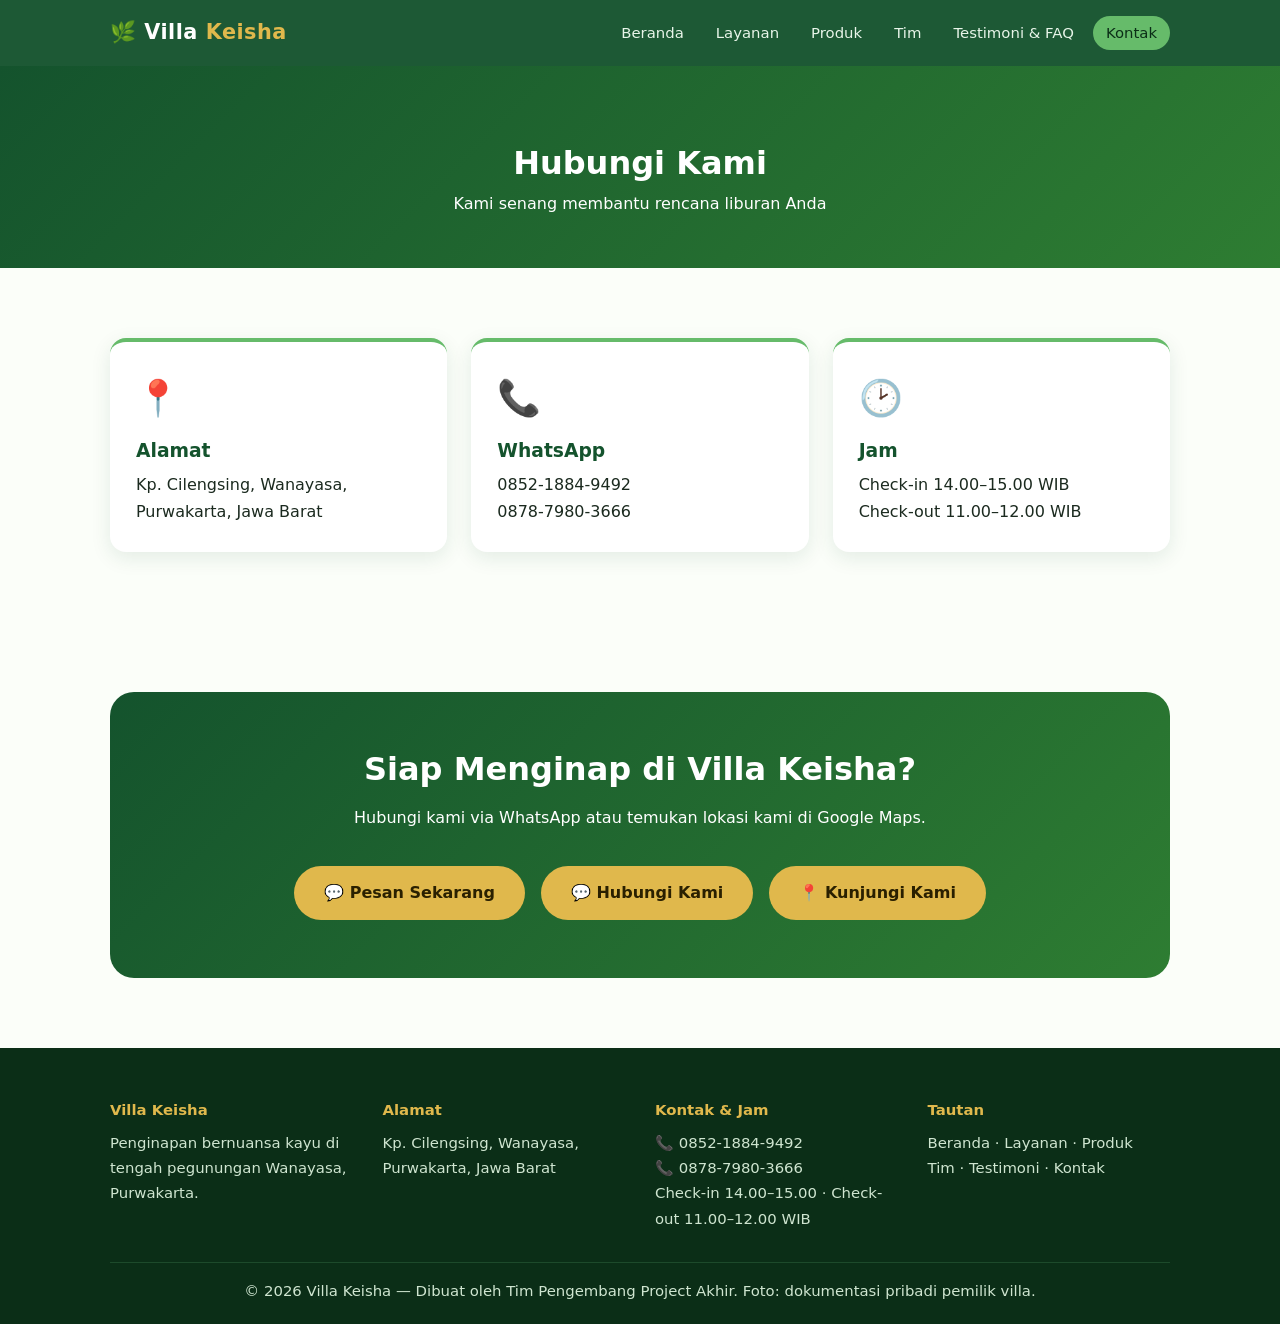
<file: kontak.html>
<!DOCTYPE html><html lang="id"><head><meta charset="utf-8"><meta name="viewport" content="width=device-width,initial-scale=1"><title>Kontak | Villa Keisha</title><link rel="stylesheet" href="style.css"></head><body>
<header><div class="wrap nav"><a class="logo" href="index.html">🌿 Villa <span>Keisha</span></a><button class="burger" aria-label="Menu">☰</button><nav><ul><li><a href="index.html">Beranda</a></li><li><a href="layanan.html">Layanan</a></li><li><a href="produk.html">Produk</a></li><li><a href="tim.html">Tim</a></li><li><a href="testimoni.html">Testimoni & FAQ</a></li><li><a href="kontak.html" class=on>Kontak</a></li></ul></nav></div></header>
<div class="pagehead"><h1>Hubungi Kami</h1><p>Kami senang membantu rencana liburan Anda</p></div><section><div class="wrap"><div class="grid"><div class="card rv"><div class="ic">📍</div><h3>Alamat</h3><p>Kp. Cilengsing, Wanayasa, Purwakarta, Jawa Barat</p></div><div class="card rv"><div class="ic">📞</div><h3>WhatsApp</h3><p><a href="https://wa.me/6285218849492">0852-1884-9492</a><br><a href="https://wa.me/6287879803666">0878-7980-3666</a></p></div><div class="card rv"><div class="ic">🕑</div><h3>Jam</h3><p>Check-in 14.00–15.00 WIB<br>Check-out 11.00–12.00 WIB</p></div></div></div></section><section><div class="wrap rv"><div class="cta"><h2>Siap Menginap di Villa Keisha?</h2><p>Hubungi kami via WhatsApp atau temukan lokasi kami di Google Maps.</p><br>
<a class="btn" href="https://wa.me/6285218849492">💬 Pesan Sekarang</a><a class="btn" href="https://wa.me/6287879803666">💬 Hubungi Kami</a><a class="btn" href="https://www.google.com/maps/search/Villa+Keisha+Wanayasa+Purwakarta" target="_blank">📍 Kunjungi Kami</a></div></div></section><footer><div class="wrap"><div class="fg">
<div><h4>Villa Keisha</h4><p>Penginapan bernuansa kayu di tengah pegunungan Wanayasa, Purwakarta.</p></div>
<div><h4>Alamat</h4><p>Kp. Cilengsing, Wanayasa,<br>Purwakarta, Jawa Barat</p></div>
<div><h4>Kontak &amp; Jam</h4><p>📞 <a href="https://wa.me/6285218849492">0852-1884-9492</a><br>📞 <a href="https://wa.me/6287879803666">0878-7980-3666</a><br>Check-in 14.00–15.00 · Check-out 11.00–12.00 WIB</p></div>
<div><h4>Tautan</h4><p><a href="index.html">Beranda</a> · <a href="layanan.html">Layanan</a> · <a href="produk.html">Produk</a><br><a href="tim.html">Tim</a> · <a href="testimoni.html">Testimoni</a> · <a href="kontak.html">Kontak</a></p></div>
</div><p class="copy">© 2026 Villa Keisha — Dibuat oleh Tim Pengembang Project Akhir. Foto: dokumentasi pribadi pemilik villa.</p></div></footer><script src="script.js"></script></body></html>
</file>
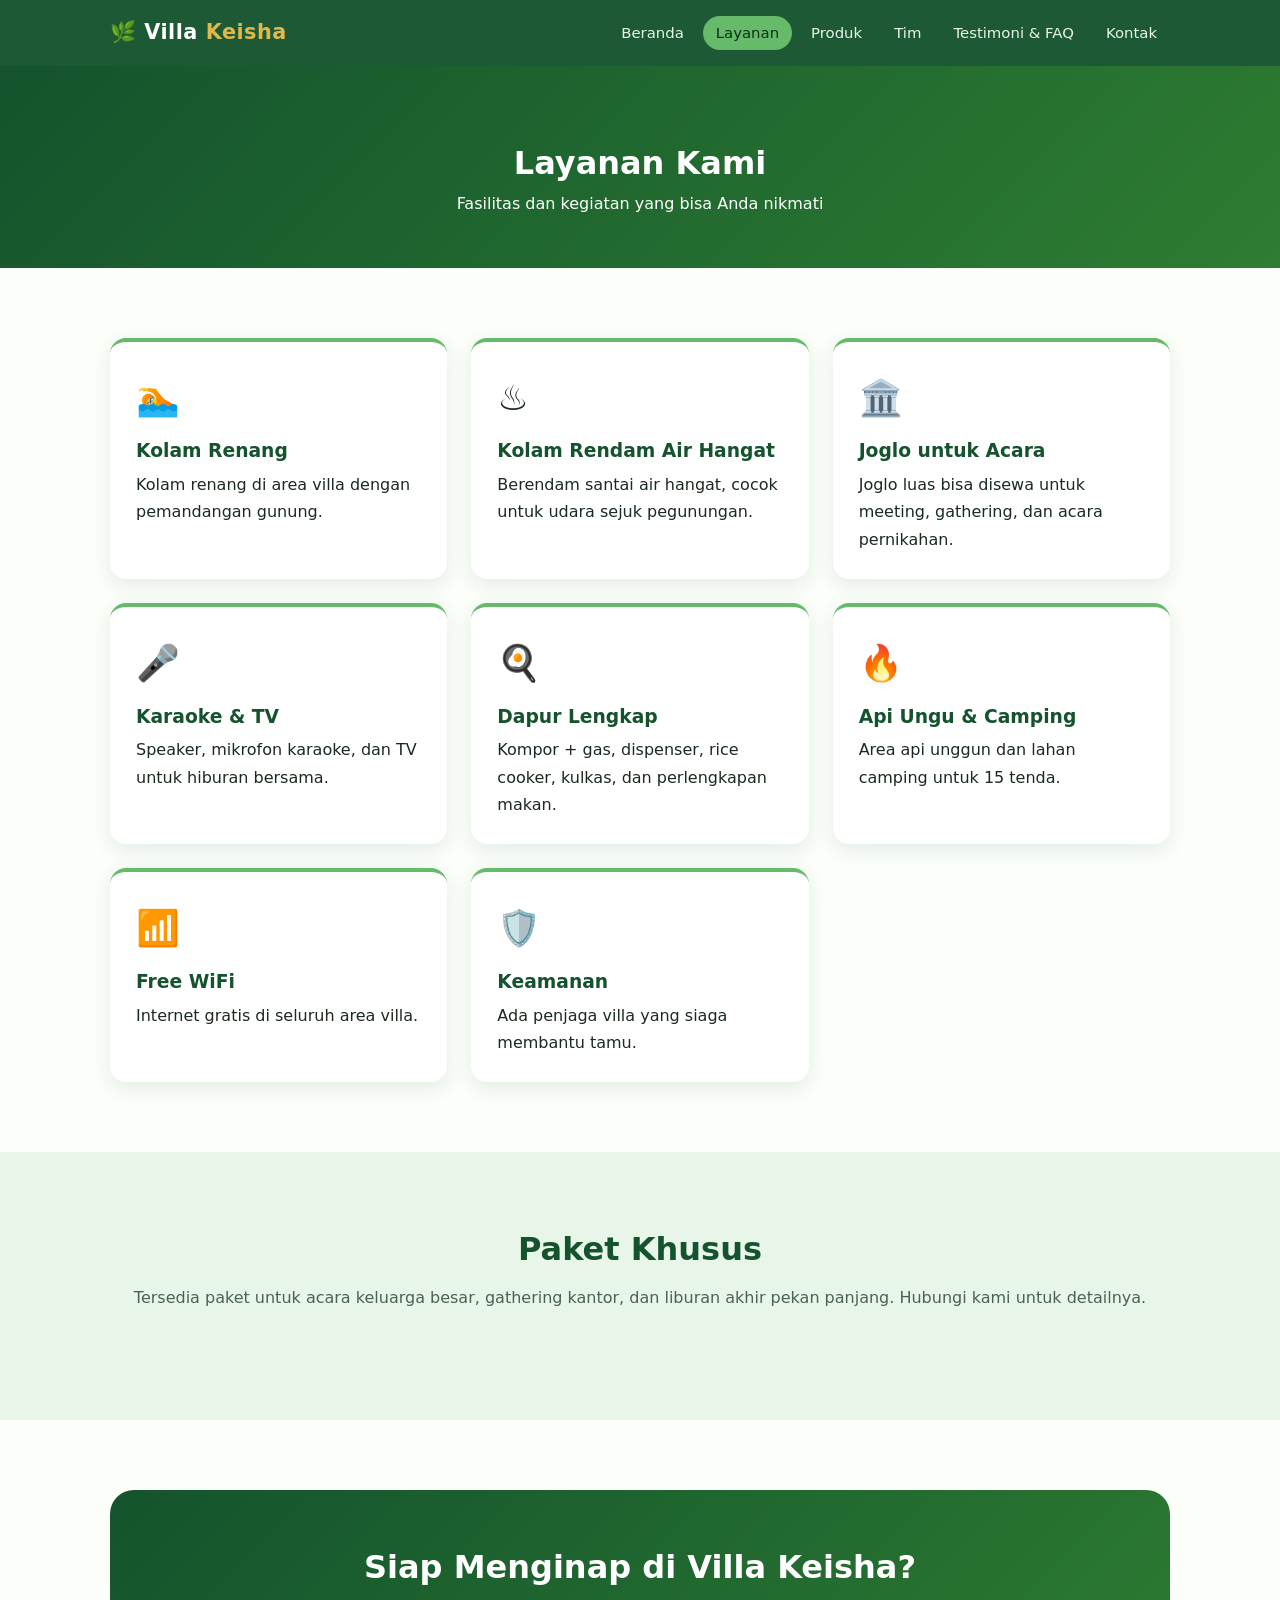
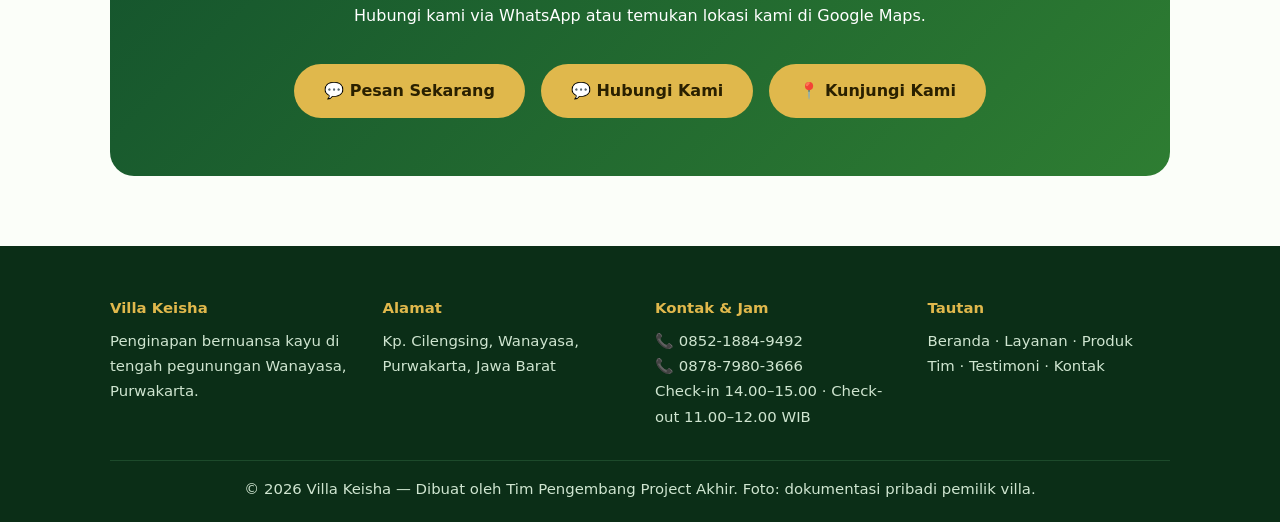
<file: layanan.html>
<!DOCTYPE html><html lang="id"><head><meta charset="utf-8"><meta name="viewport" content="width=device-width,initial-scale=1"><title>Layanan | Villa Keisha</title><link rel="stylesheet" href="style.css"></head><body>
<header><div class="wrap nav"><a class="logo" href="index.html">🌿 Villa <span>Keisha</span></a><button class="burger" aria-label="Menu">☰</button><nav><ul><li><a href="index.html">Beranda</a></li><li><a href="layanan.html" class=on>Layanan</a></li><li><a href="produk.html">Produk</a></li><li><a href="tim.html">Tim</a></li><li><a href="testimoni.html">Testimoni & FAQ</a></li><li><a href="kontak.html">Kontak</a></li></ul></nav></div></header>
<div class="pagehead"><h1>Layanan Kami</h1><p>Fasilitas dan kegiatan yang bisa Anda nikmati</p></div><section><div class="wrap"><div class="grid"><div class="card rv"><div class="ic">🏊</div><h3>Kolam Renang</h3><p>Kolam renang di area villa dengan pemandangan gunung.</p></div><div class="card rv"><div class="ic">♨️</div><h3>Kolam Rendam Air Hangat</h3><p>Berendam santai air hangat, cocok untuk udara sejuk pegunungan.</p></div><div class="card rv"><div class="ic">🏛️</div><h3>Joglo untuk Acara</h3><p>Joglo luas bisa disewa untuk meeting, gathering, dan acara pernikahan.</p></div><div class="card rv"><div class="ic">🎤</div><h3>Karaoke & TV</h3><p>Speaker, mikrofon karaoke, dan TV untuk hiburan bersama.</p></div><div class="card rv"><div class="ic">🍳</div><h3>Dapur Lengkap</h3><p>Kompor + gas, dispenser, rice cooker, kulkas, dan perlengkapan makan.</p></div><div class="card rv"><div class="ic">🔥</div><h3>Api Ungu & Camping</h3><p>Area api unggun dan lahan camping untuk 15 tenda.</p></div><div class="card rv"><div class="ic">📶</div><h3>Free WiFi</h3><p>Internet gratis di seluruh area villa.</p></div><div class="card rv"><div class="ic">🛡️</div><h3>Keamanan</h3><p>Ada penjaga villa yang siaga membantu tamu.</p></div></div></div></section><section class="alt-bg"><div class="wrap rv"><h2>Paket Khusus</h2><p class="sub">Tersedia paket untuk acara keluarga besar, gathering kantor, dan liburan akhir pekan panjang. Hubungi kami untuk detailnya.</p></div></section><section><div class="wrap rv"><div class="cta"><h2>Siap Menginap di Villa Keisha?</h2><p>Hubungi kami via WhatsApp atau temukan lokasi kami di Google Maps.</p><br>
<a class="btn" href="https://wa.me/6285218849492">💬 Pesan Sekarang</a><a class="btn" href="https://wa.me/6287879803666">💬 Hubungi Kami</a><a class="btn" href="https://www.google.com/maps/search/Villa+Keisha+Wanayasa+Purwakarta" target="_blank">📍 Kunjungi Kami</a></div></div></section><footer><div class="wrap"><div class="fg">
<div><h4>Villa Keisha</h4><p>Penginapan bernuansa kayu di tengah pegunungan Wanayasa, Purwakarta.</p></div>
<div><h4>Alamat</h4><p>Kp. Cilengsing, Wanayasa,<br>Purwakarta, Jawa Barat</p></div>
<div><h4>Kontak &amp; Jam</h4><p>📞 <a href="https://wa.me/6285218849492">0852-1884-9492</a><br>📞 <a href="https://wa.me/6287879803666">0878-7980-3666</a><br>Check-in 14.00–15.00 · Check-out 11.00–12.00 WIB</p></div>
<div><h4>Tautan</h4><p><a href="index.html">Beranda</a> · <a href="layanan.html">Layanan</a> · <a href="produk.html">Produk</a><br><a href="tim.html">Tim</a> · <a href="testimoni.html">Testimoni</a> · <a href="kontak.html">Kontak</a></p></div>
</div><p class="copy">© 2026 Villa Keisha — Dibuat oleh Tim Pengembang Project Akhir. Foto: dokumentasi pribadi pemilik villa.</p></div></footer><script src="script.js"></script></body></html>
</file>
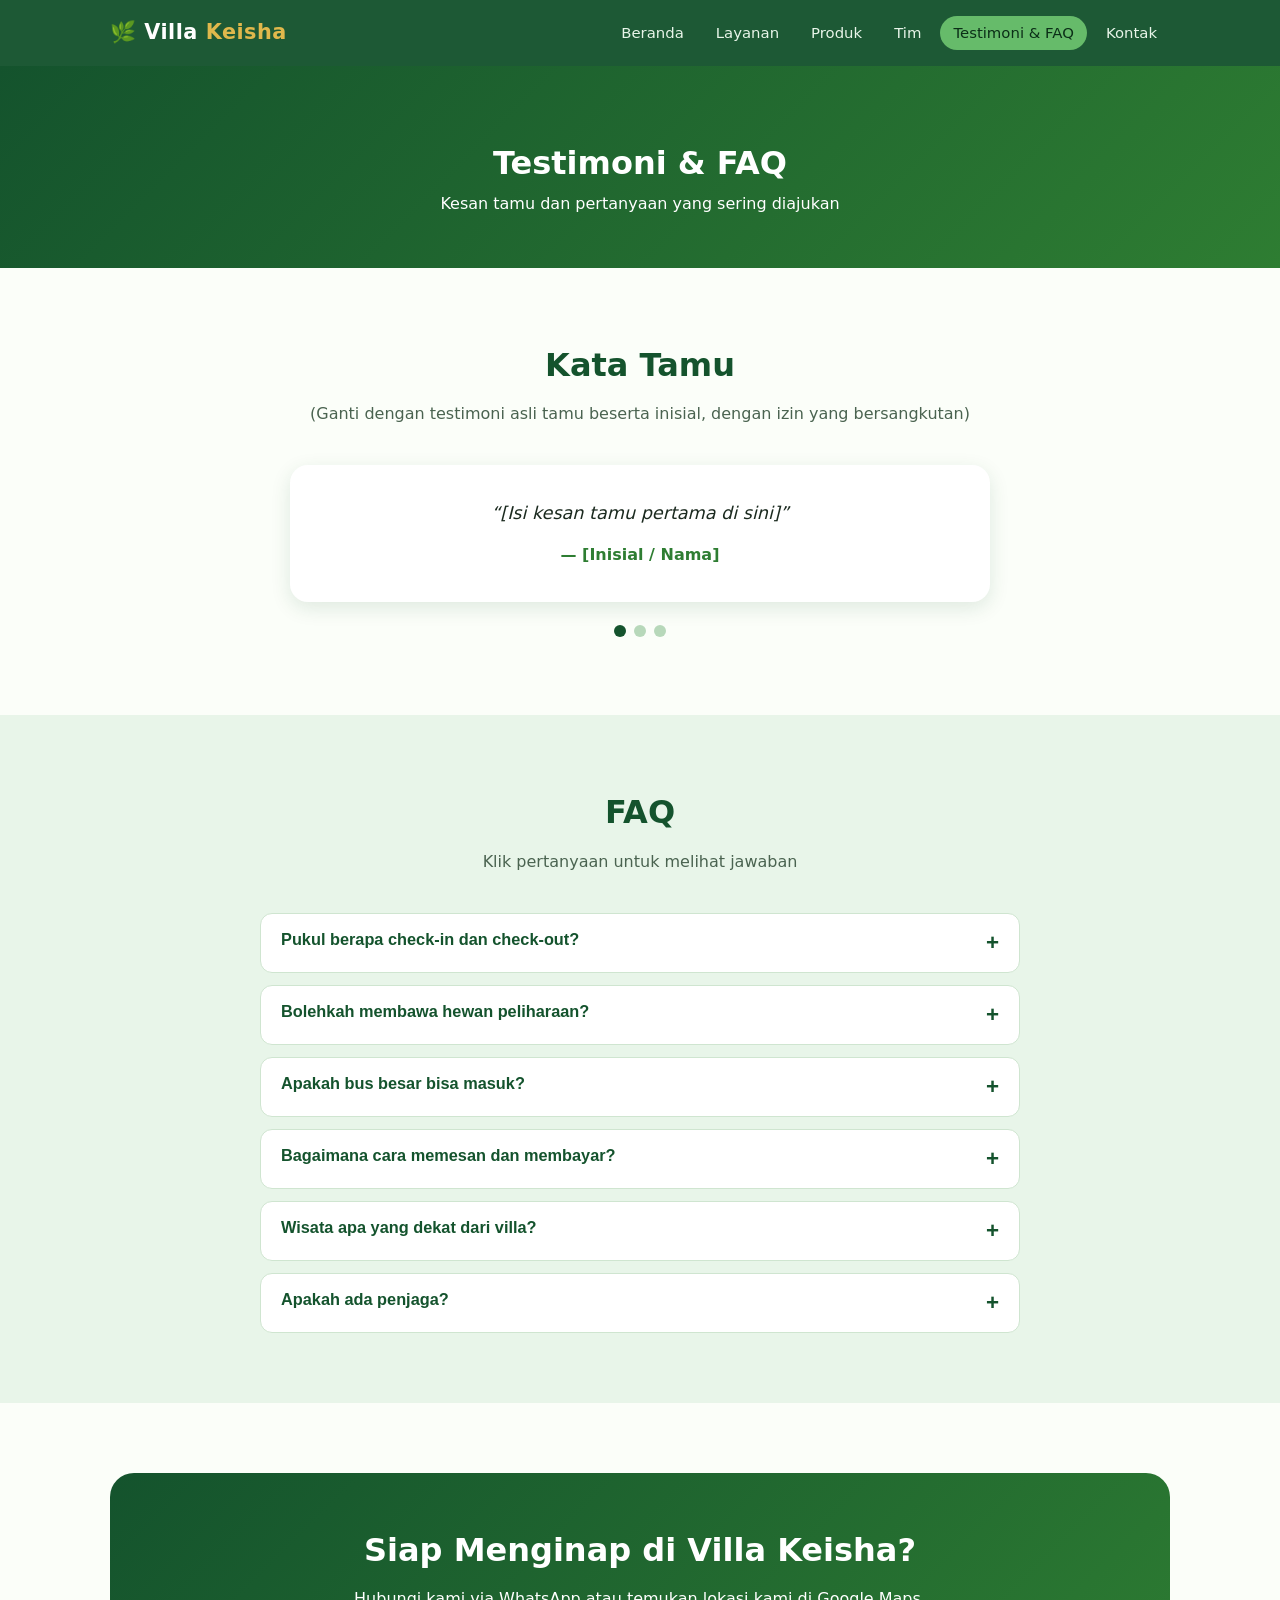
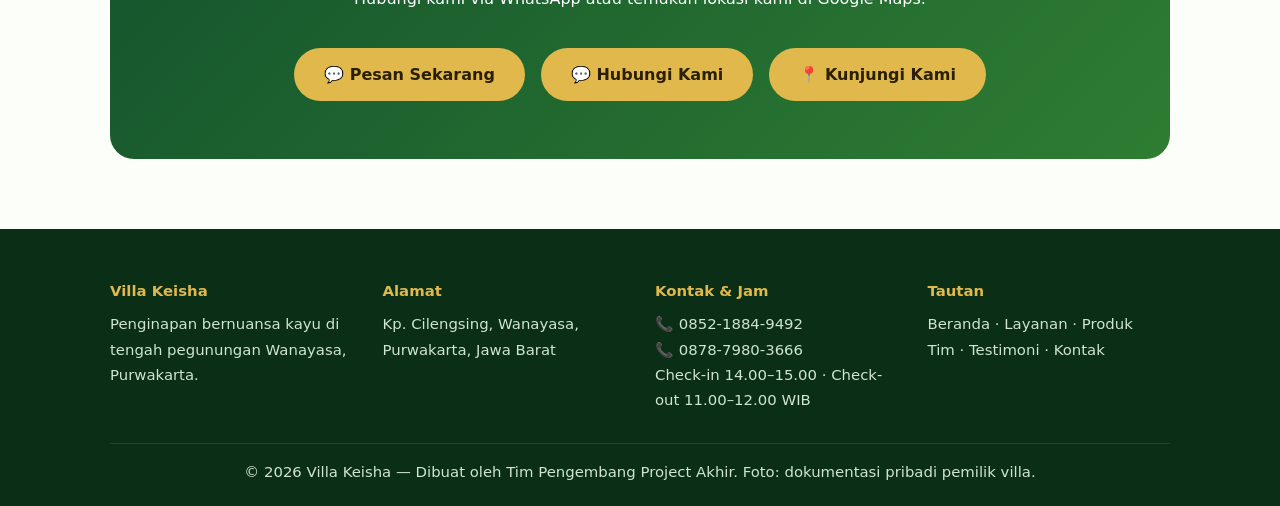
<file: testimoni.html>
<!DOCTYPE html><html lang="id"><head><meta charset="utf-8"><meta name="viewport" content="width=device-width,initial-scale=1"><title>Testimoni & FAQ | Villa Keisha</title><link rel="stylesheet" href="style.css"></head><body>
<header><div class="wrap nav"><a class="logo" href="index.html">🌿 Villa <span>Keisha</span></a><button class="burger" aria-label="Menu">☰</button><nav><ul><li><a href="index.html">Beranda</a></li><li><a href="layanan.html">Layanan</a></li><li><a href="produk.html">Produk</a></li><li><a href="tim.html">Tim</a></li><li><a href="testimoni.html" class=on>Testimoni & FAQ</a></li><li><a href="kontak.html">Kontak</a></li></ul></nav></div></header>
<div class="pagehead"><h1>Testimoni &amp; FAQ</h1><p>Kesan tamu dan pertanyaan yang sering diajukan</p></div><section><div class="wrap"><h2>Kata Tamu</h2><p class="sub">(Ganti dengan testimoni asli tamu beserta inisial, dengan izin yang bersangkutan)</p><div class="slider rv">
<div class="slide"><p>“[Isi kesan tamu pertama di sini]”</p><b>— [Inisial / Nama]</b></div><div class="slide"><p>“[Isi kesan tamu kedua di sini]”</p><b>— [Inisial / Nama]</b></div><div class="slide"><p>“[Isi kesan tamu ketiga di sini]”</p><b>— [Inisial / Nama]</b></div><div class="dots"></div></div></div></section>
<section class="alt-bg"><div class="wrap"><h2>FAQ</h2><p class="sub">Klik pertanyaan untuk melihat jawaban</p><div class="faq rv"><button class="q">Pukul berapa check-in dan check-out?</button><div class="a"><p>Check-in pukul 14.00–15.00 WIB dan check-out pukul 11.00–12.00 WIB.</p></div><button class="q">Bolehkah membawa hewan peliharaan?</button><div class="a"><p>Mohon maaf, hewan peliharaan tidak diperbolehkan.</p></div><button class="q">Apakah bus besar bisa masuk?</button><div class="a"><p>Belum bisa. Jalan hanya muat satu mobil kecil, namun motor dan mobil pribadi bisa. Parkiran muat sekitar 20 mobil.</p></div><button class="q">Bagaimana cara memesan dan membayar?</button><div class="a"><p>Pesan lewat WhatsApp atau Google Maps, pembayaran dengan transfer.</p></div><button class="q">Wisata apa yang dekat dari villa?</button><div class="a"><p>Curug Cipurut berjarak sekitar 2 km dari villa.</p></div><button class="q">Apakah ada penjaga?</button><div class="a"><p>Ya, ada satu penjaga villa yang siap membantu tamu.</p></div></div></div></section><section><div class="wrap rv"><div class="cta"><h2>Siap Menginap di Villa Keisha?</h2><p>Hubungi kami via WhatsApp atau temukan lokasi kami di Google Maps.</p><br>
<a class="btn" href="https://wa.me/6285218849492">💬 Pesan Sekarang</a><a class="btn" href="https://wa.me/6287879803666">💬 Hubungi Kami</a><a class="btn" href="https://www.google.com/maps/search/Villa+Keisha+Wanayasa+Purwakarta" target="_blank">📍 Kunjungi Kami</a></div></div></section><footer><div class="wrap"><div class="fg">
<div><h4>Villa Keisha</h4><p>Penginapan bernuansa kayu di tengah pegunungan Wanayasa, Purwakarta.</p></div>
<div><h4>Alamat</h4><p>Kp. Cilengsing, Wanayasa,<br>Purwakarta, Jawa Barat</p></div>
<div><h4>Kontak &amp; Jam</h4><p>📞 <a href="https://wa.me/6285218849492">0852-1884-9492</a><br>📞 <a href="https://wa.me/6287879803666">0878-7980-3666</a><br>Check-in 14.00–15.00 · Check-out 11.00–12.00 WIB</p></div>
<div><h4>Tautan</h4><p><a href="index.html">Beranda</a> · <a href="layanan.html">Layanan</a> · <a href="produk.html">Produk</a><br><a href="tim.html">Tim</a> · <a href="testimoni.html">Testimoni</a> · <a href="kontak.html">Kontak</a></p></div>
</div><p class="copy">© 2026 Villa Keisha — Dibuat oleh Tim Pengembang Project Akhir. Foto: dokumentasi pribadi pemilik villa.</p></div></footer><script src="script.js"></script></body></html>
</file>
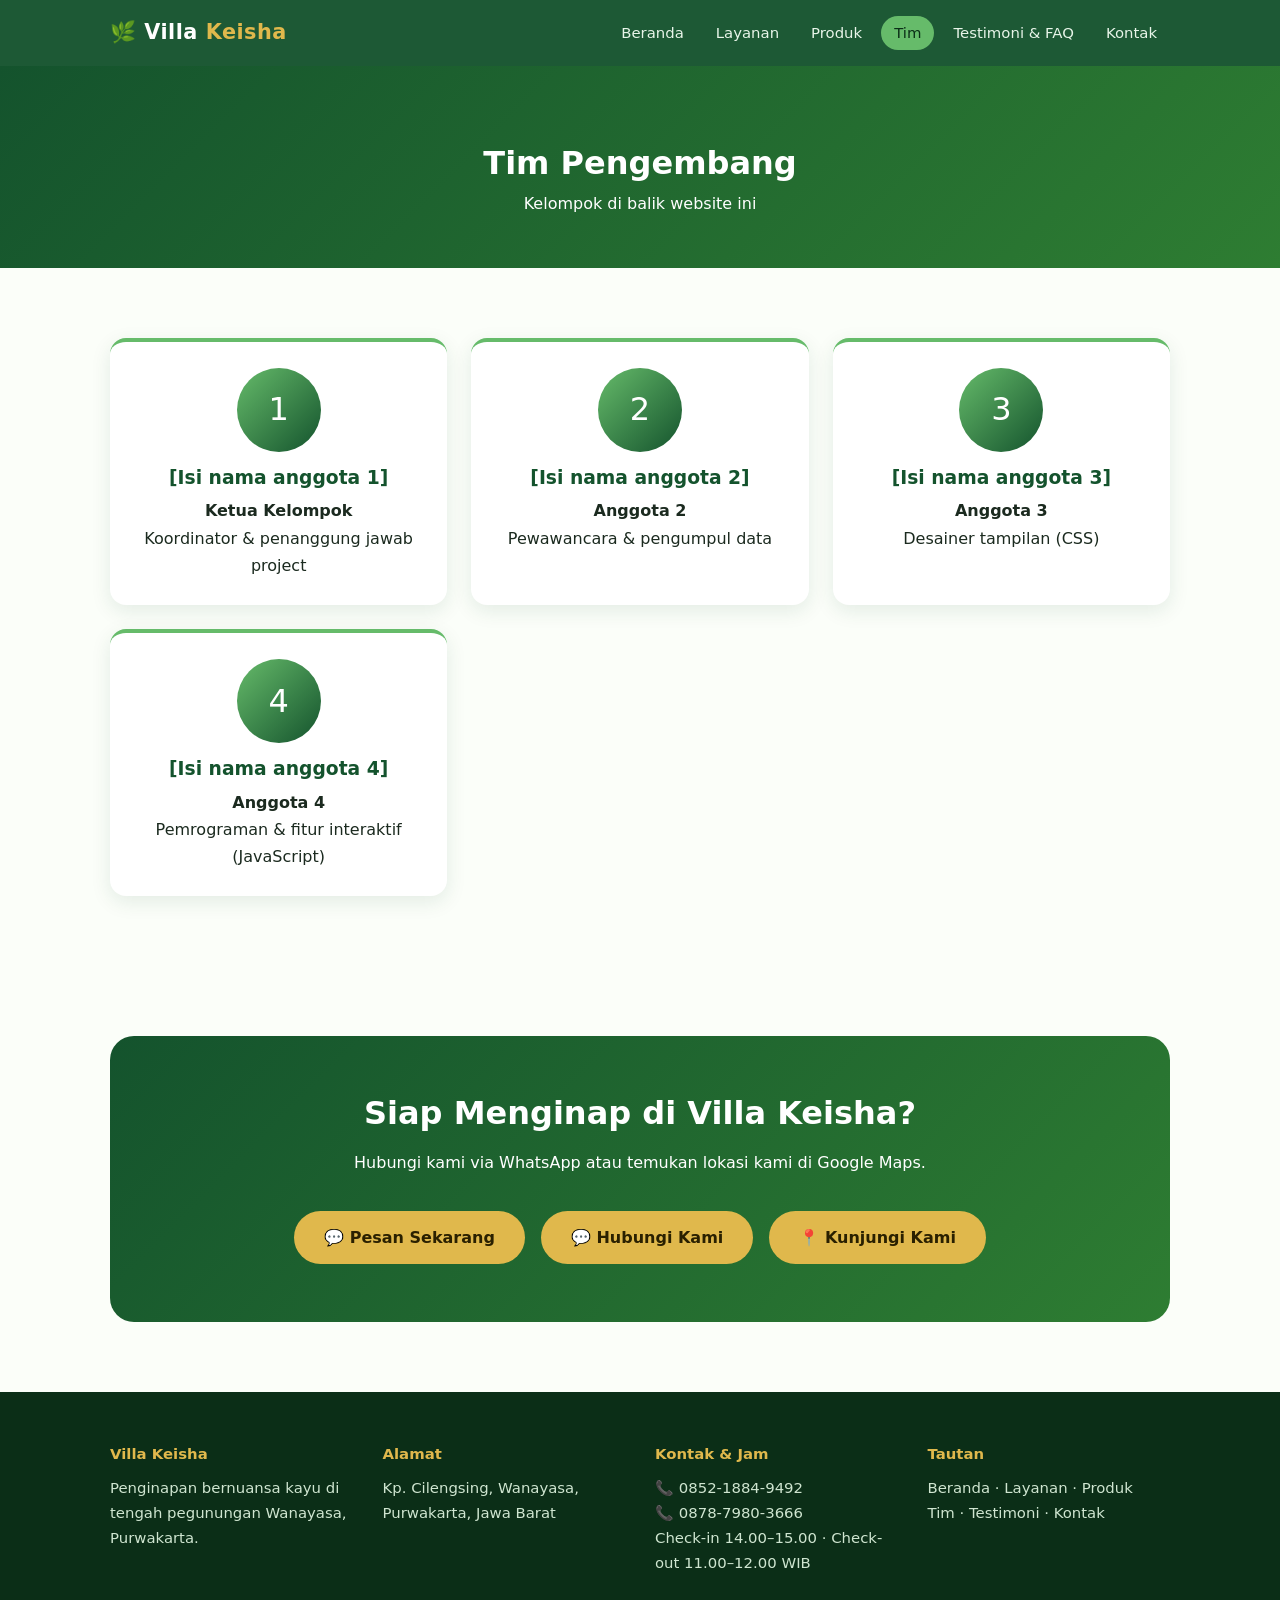
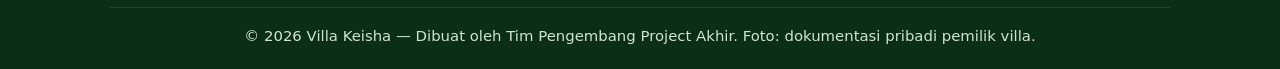
<file: tim.html>
<!DOCTYPE html><html lang="id"><head><meta charset="utf-8"><meta name="viewport" content="width=device-width,initial-scale=1"><title>Tim | Villa Keisha</title><link rel="stylesheet" href="style.css"></head><body>
<header><div class="wrap nav"><a class="logo" href="index.html">🌿 Villa <span>Keisha</span></a><button class="burger" aria-label="Menu">☰</button><nav><ul><li><a href="index.html">Beranda</a></li><li><a href="layanan.html">Layanan</a></li><li><a href="produk.html">Produk</a></li><li><a href="tim.html" class=on>Tim</a></li><li><a href="testimoni.html">Testimoni & FAQ</a></li><li><a href="kontak.html">Kontak</a></li></ul></nav></div></header>
<div class="pagehead"><h1>Tim Pengembang</h1><p>Kelompok di balik website ini</p></div><section><div class="wrap"><div class="grid"><div class="card team rv"><div class="av">1</div><h3>[Isi nama anggota 1]</h3><p><b>Ketua Kelompok</b></p><p>Koordinator &amp; penanggung jawab project</p></div><div class="card team rv"><div class="av">2</div><h3>[Isi nama anggota 2]</h3><p><b>Anggota 2</b></p><p>Pewawancara &amp; pengumpul data</p></div><div class="card team rv"><div class="av">3</div><h3>[Isi nama anggota 3]</h3><p><b>Anggota 3</b></p><p>Desainer tampilan (CSS)</p></div><div class="card team rv"><div class="av">4</div><h3>[Isi nama anggota 4]</h3><p><b>Anggota 4</b></p><p>Pemrograman &amp; fitur interaktif (JavaScript)</p></div></div></div></section><section><div class="wrap rv"><div class="cta"><h2>Siap Menginap di Villa Keisha?</h2><p>Hubungi kami via WhatsApp atau temukan lokasi kami di Google Maps.</p><br>
<a class="btn" href="https://wa.me/6285218849492">💬 Pesan Sekarang</a><a class="btn" href="https://wa.me/6287879803666">💬 Hubungi Kami</a><a class="btn" href="https://www.google.com/maps/search/Villa+Keisha+Wanayasa+Purwakarta" target="_blank">📍 Kunjungi Kami</a></div></div></section><footer><div class="wrap"><div class="fg">
<div><h4>Villa Keisha</h4><p>Penginapan bernuansa kayu di tengah pegunungan Wanayasa, Purwakarta.</p></div>
<div><h4>Alamat</h4><p>Kp. Cilengsing, Wanayasa,<br>Purwakarta, Jawa Barat</p></div>
<div><h4>Kontak &amp; Jam</h4><p>📞 <a href="https://wa.me/6285218849492">0852-1884-9492</a><br>📞 <a href="https://wa.me/6287879803666">0878-7980-3666</a><br>Check-in 14.00–15.00 · Check-out 11.00–12.00 WIB</p></div>
<div><h4>Tautan</h4><p><a href="index.html">Beranda</a> · <a href="layanan.html">Layanan</a> · <a href="produk.html">Produk</a><br><a href="tim.html">Tim</a> · <a href="testimoni.html">Testimoni</a> · <a href="kontak.html">Kontak</a></p></div>
</div><p class="copy">© 2026 Villa Keisha — Dibuat oleh Tim Pengembang Project Akhir. Foto: dokumentasi pribadi pemilik villa.</p></div></footer><script src="script.js"></script></body></html>
</file>
<file: style.css>
*{box-sizing:border-box;margin:0;padding:0}html{scroll-behavior:smooth}
:root{--g1:#14532d;--g2:#2e7d32;--g3:#66bb6a;--g4:#e8f5e9;--ink:#1b2a1f;--gold:#e0b84c}
body{font-family:'Segoe UI',system-ui,sans-serif;color:var(--ink);background:#fbfef9;line-height:1.7}
img{max-width:100%;display:block}a{color:inherit;text-decoration:none}
.wrap{max-width:1100px;margin:auto;padding:0 20px}
header{position:sticky;top:0;z-index:50;background:rgba(20,83,45,.96);backdrop-filter:blur(6px);animation:down .7s}
.nav{display:flex;align-items:center;justify-content:space-between;height:66px}
.logo{color:#fff;font-weight:800;font-size:1.3rem;letter-spacing:.5px}.logo span{color:var(--gold)}
nav ul{display:flex;gap:6px;list-style:none}
nav a{color:#e8f5e9;padding:8px 13px;border-radius:20px;font-size:.93rem;transition:.3s}
nav a:hover,nav a.on{background:var(--g3);color:#0b2e17}
.burger{display:none;background:none;border:0;color:#fff;font-size:1.8rem;cursor:pointer}
.hero{min-height:88vh;display:flex;align-items:center;color:#fff;text-align:center;background:linear-gradient(rgba(10,50,25,.62),rgba(10,50,25,.78)),url(images/foto1.jpg) center/cover fixed}
.hero h1{font-size:clamp(2.2rem,6vw,4.2rem);line-height:1.15;animation:up 1s both}
.hero p{max-width:620px;margin:16px auto 28px;font-size:1.15rem;animation:up 1s .25s both}
.hero .btn{animation:up 1s .5s both}
.pagehead{padding:70px 0 50px;text-align:center;color:#fff;background:linear-gradient(135deg,var(--g1),var(--g2))}
.pagehead h1{animation:up .8s both}.pagehead p{opacity:.9;animation:up .8s .2s both}
.btn{display:inline-block;background:var(--gold);color:#2a2000;font-weight:700;padding:13px 30px;border-radius:30px;border:0;cursor:pointer;transition:.3s;font-size:1rem}
.btn:hover{transform:translateY(-3px) scale(1.04);box-shadow:0 10px 22px rgba(0,0,0,.25)}
.btn.alt{background:transparent;border:2px solid #fff;color:#fff;margin-left:8px}
section{padding:70px 0}.alt-bg{background:var(--g4)}
h2{color:var(--g1);font-size:2rem;margin-bottom:8px;text-align:center}
.sub{text-align:center;color:#4a6350;margin-bottom:38px}
.grid{display:grid;gap:24px;grid-template-columns:repeat(auto-fit,minmax(250px,1fr))}
.card{background:#fff;border-radius:16px;padding:26px;box-shadow:0 6px 20px rgba(20,83,45,.1);transition:.35s;border-top:4px solid var(--g3)}
.card:hover{transform:translateY(-8px);box-shadow:0 16px 32px rgba(20,83,45,.2)}
.card .ic{font-size:2.2rem}.card h3{color:var(--g1);margin:8px 0 4px}
.split{display:grid;grid-template-columns:1fr 1fr;gap:40px;align-items:center}
.split img{border-radius:18px;box-shadow:0 12px 30px rgba(0,0,0,.2)}
.split h2{text-align:left}
.stats{display:grid;grid-template-columns:repeat(auto-fit,minmax(150px,1fr));gap:18px;text-align:center;margin-top:30px}
.stats b{display:block;font-size:2.2rem;color:var(--g2)}
.prod{overflow:hidden;padding:0}.prod img{width:100%;height:230px;object-fit:cover;transition:.6s}.prod:hover img{transform:scale(1.08)}
.prod .in{padding:22px}.price{color:var(--g2);font-weight:700;font-size:1.05rem}
ul.ck{list-style:none;margin:10px 0}ul.ck li:before{content:"✔ ";color:var(--g2)}
.gal{display:grid;grid-template-columns:repeat(auto-fit,minmax(220px,1fr));gap:14px}
.gal img{border-radius:14px;height:240px;width:100%;object-fit:cover;transition:.4s}.gal img:hover{transform:scale(1.04) rotate(-1deg)}
.team{text-align:center}.av{width:84px;height:84px;border-radius:50%;background:linear-gradient(135deg,var(--g3),var(--g1));color:#fff;font-size:2rem;display:grid;place-items:center;margin:0 auto 10px}
.slider{max-width:700px;margin:auto;text-align:center;position:relative}
.slide{display:none;background:#fff;border-radius:18px;padding:34px;box-shadow:0 6px 20px rgba(20,83,45,.12)}.slide.on{display:block;animation:fade .7s}
.slide p{font-style:italic;font-size:1.1rem}.slide b{display:block;margin-top:12px;color:var(--g2)}
.dots{margin-top:16px}.dots button{width:12px;height:12px;border-radius:50%;border:0;background:#b7d8ba;margin:0 4px;cursor:pointer}.dots button.on{background:var(--g1)}
.faq{max-width:760px;margin:auto}.q{width:100%;text-align:left;background:#fff;border:1px solid #cfe5d0;border-radius:12px;padding:16px 20px;font-size:1.02rem;font-weight:600;color:var(--g1);cursor:pointer;margin-top:12px;display:flex;justify-content:space-between;transition:.3s}
.q:hover{background:var(--g4)}.q:after{content:"+";font-size:1.4rem;transition:.3s}.q.open:after{transform:rotate(45deg)}
.a{max-height:0;overflow:hidden;transition:max-height .4s;padding:0 20px;background:#fff}.a p{padding:14px 0}
.cta{background:linear-gradient(135deg,var(--g1),var(--g2));color:#fff;text-align:center;border-radius:24px;padding:50px 24px;animation:pulse 4s infinite}
.cta h2{color:#fff}.cta .btn{margin:8px}
footer{background:#0b2e17;color:#cfe5d0;padding:50px 0 20px;font-size:.93rem}
.fg{display:grid;gap:30px;grid-template-columns:repeat(auto-fit,minmax(220px,1fr))}
footer h4{color:var(--gold);margin-bottom:8px}footer a:hover{color:#fff}.copy{text-align:center;border-top:1px solid #1d4a2b;margin-top:30px;padding-top:16px}
.rv{opacity:0;transform:translateY(40px);transition:.8s}.rv.show{opacity:1;transform:none}
@keyframes up{from{opacity:0;transform:translateY(30px)}to{opacity:1;transform:none}}
@keyframes down{from{transform:translateY(-70px)}to{transform:none}}
@keyframes fade{from{opacity:0}to{opacity:1}}
@keyframes pulse{50%{box-shadow:0 0 0 14px rgba(102,187,106,.18)}}
@media(max-width:800px){.burger{display:block}nav ul{display:none;position:absolute;top:66px;left:0;right:0;background:var(--g1);flex-direction:column;padding:12px}nav ul.open{display:flex}.split{grid-template-columns:1fr}.hero{background-attachment:scroll}}
</file>
